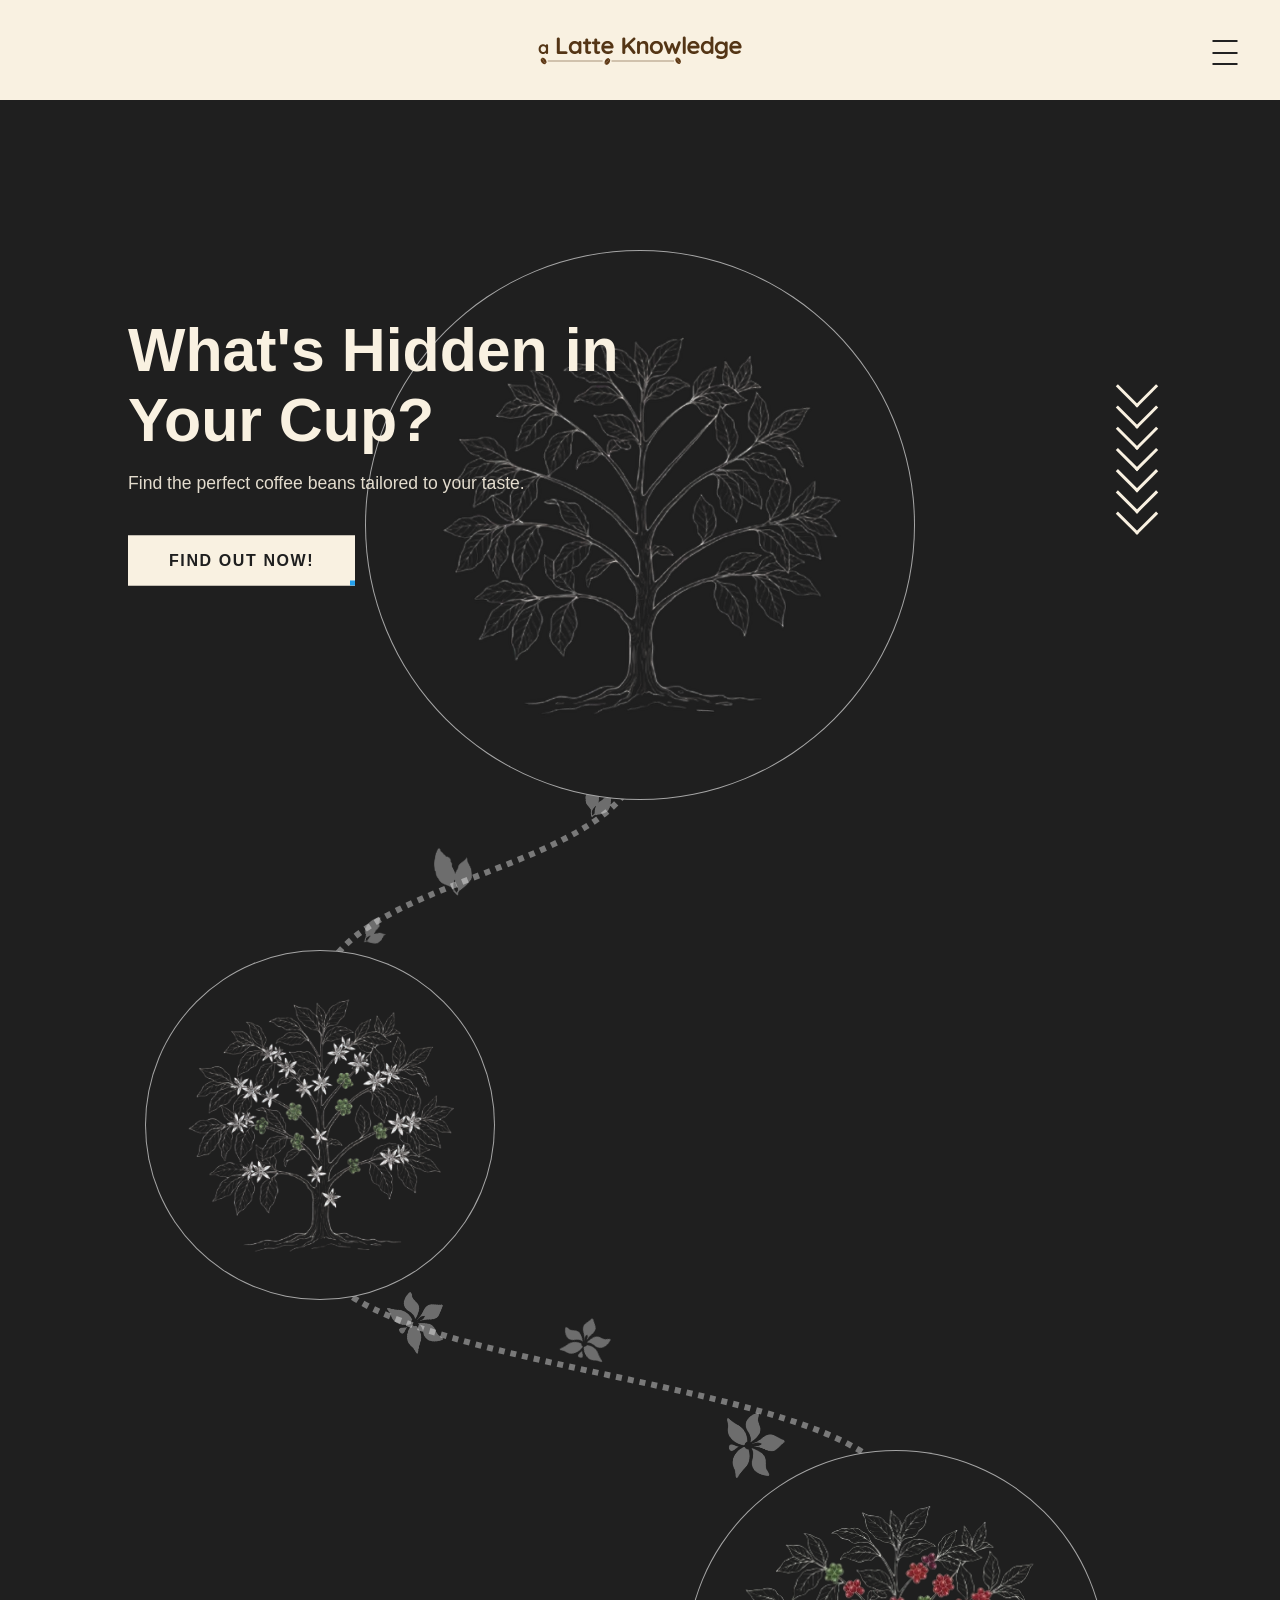
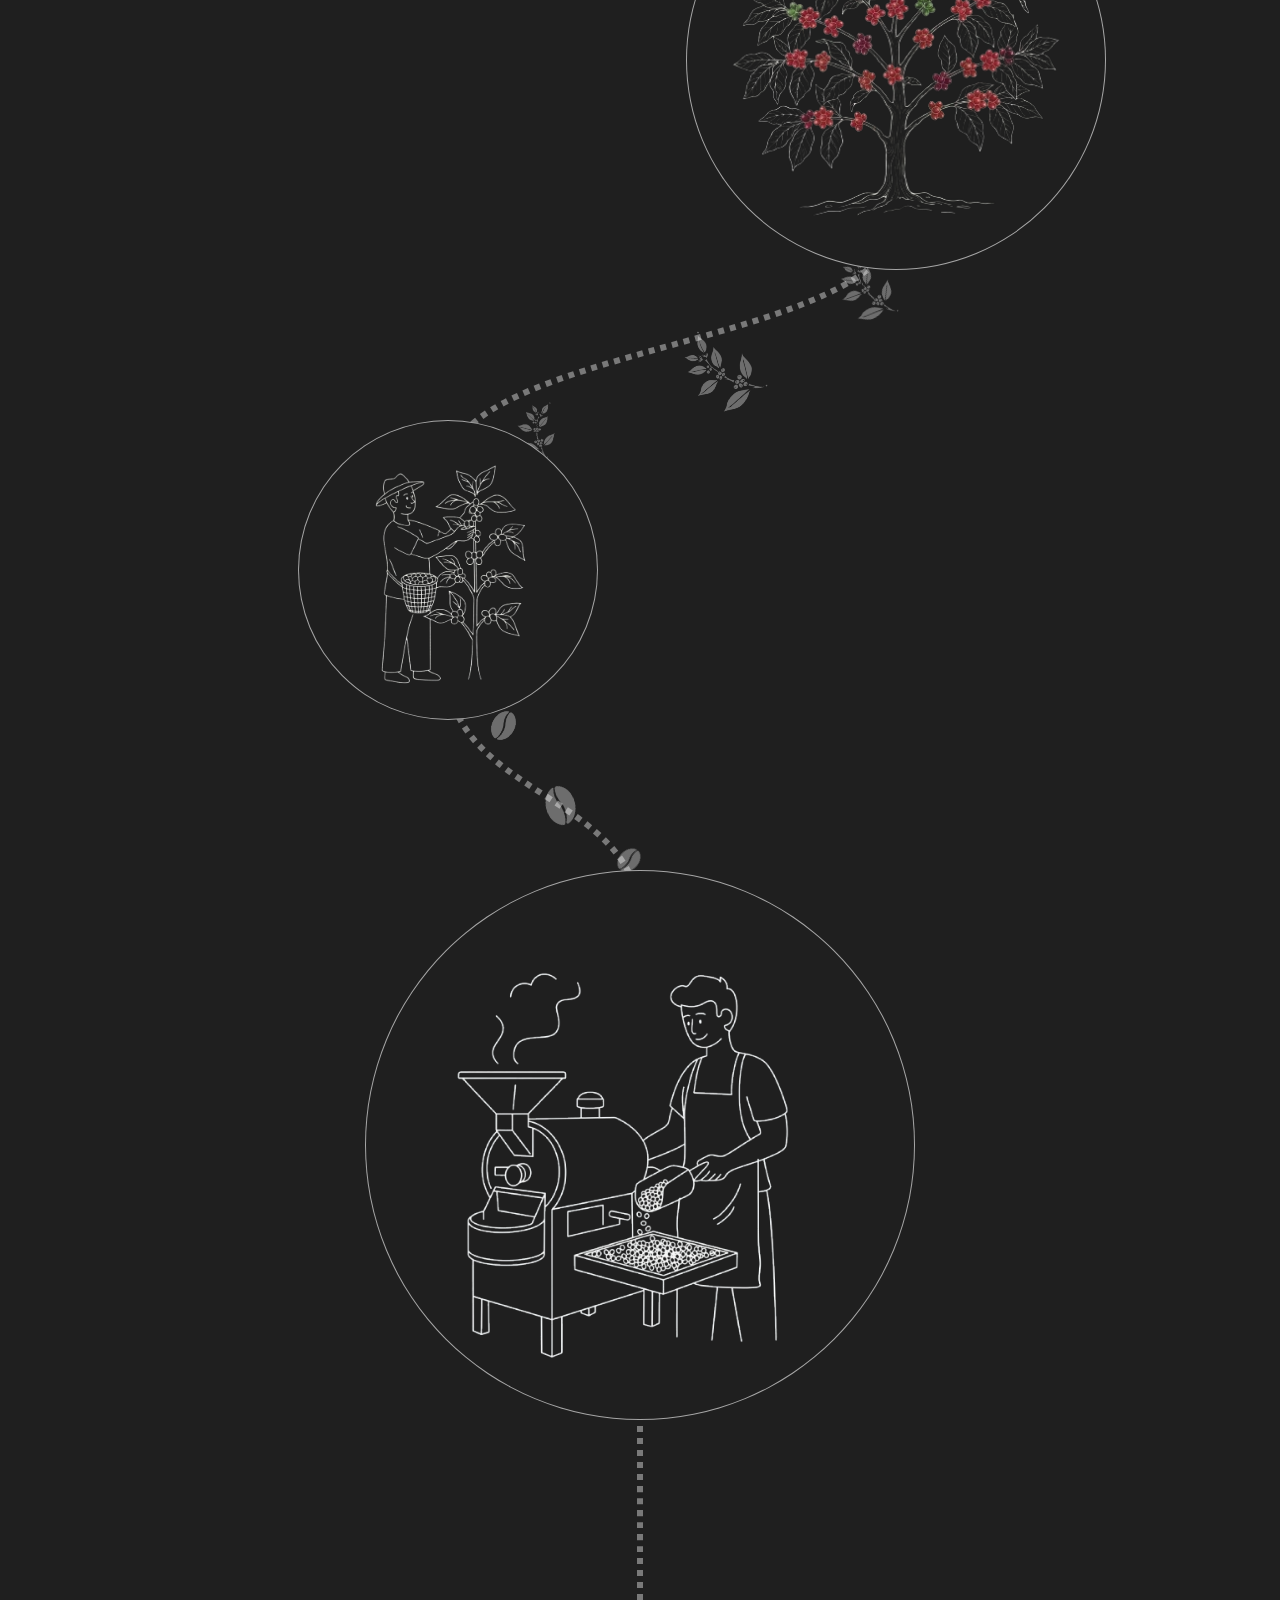
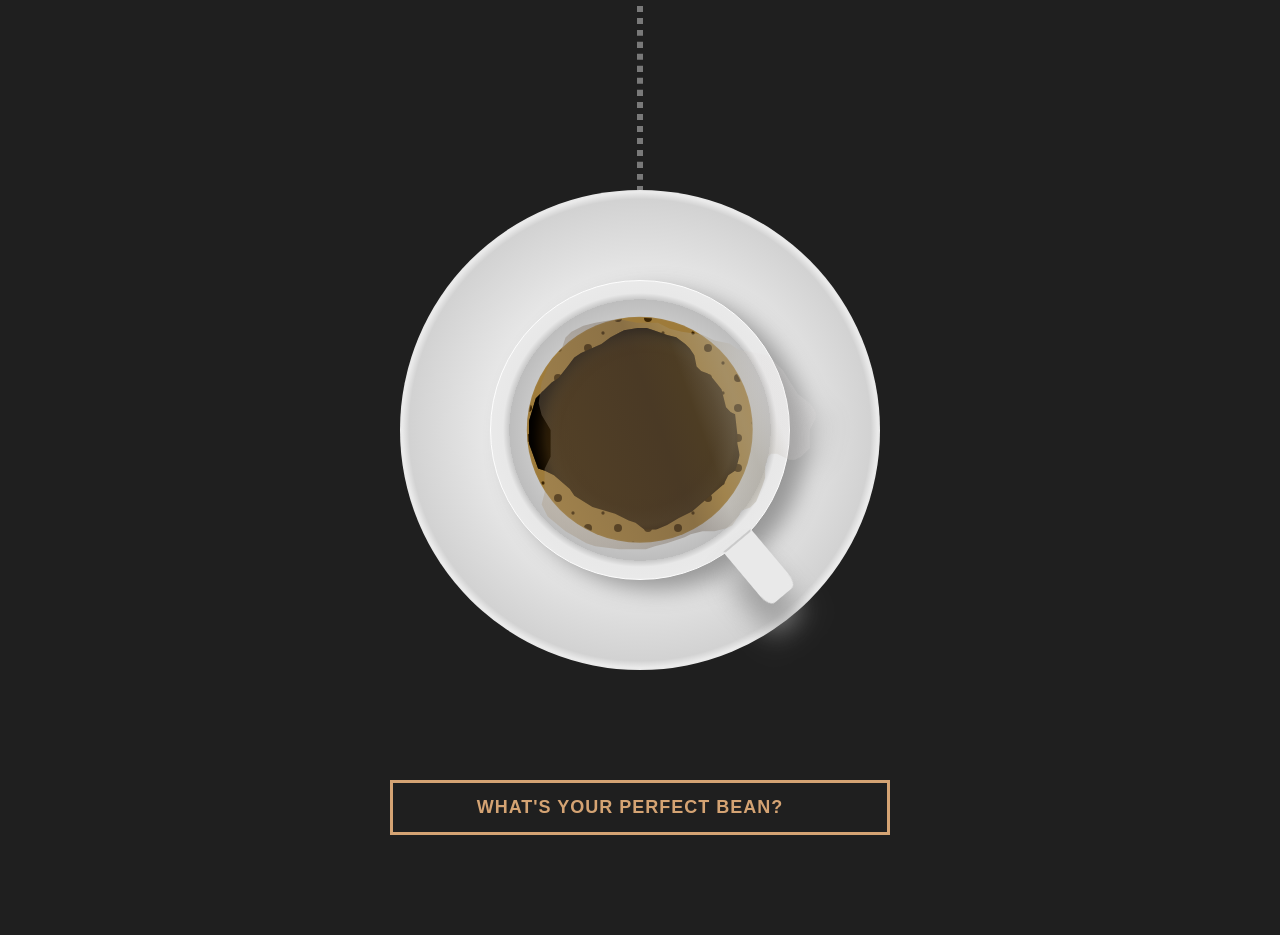
<file: index.html>
<!DOCTYPE html>
<html lang="en">
<head>
    <meta charset="UTF-8">
    <meta name="viewport" content="width=device-width, initial-scale=1.0">
    <title>Resource Web Project</title>
    <link rel="stylesheet" href="css/style.css">
    <link rel="stylesheet" href="css/home.css">
</head>
<body>
    <div id ="main-header"></div>
    <div class="intro-container">
        <h1 class="main-title">What's Hidden in Your Cup?</h1>
        <p class="sub-description">
            Find the perfect coffee beans tailored to your taste.
        </p>
        <div class="button-container">
            <button class="primary-button" onclick="location.href='html/tool.html'" ontouchstart="">FIND OUT NOW!</button>
        </div>
    </div>

   <div class="growth-wrapper">
    <div class="growth main-tree step-1">
        <img src="image/home-tree.png" class="tree-img">
    </div>
    <div class="curve-wrapper">
        <svg class="growth-curve" preserveAspectRatio="none" viewBox="0 0 100 100">
            <path d="M 50 0 C 50 50, 25 50, 25 100" />
        </svg>
        <img src="image/deco-leaf.png" class="deco-img pos-1-1">
        <img src="image/deco-leaf.png" class="deco-img pos-1-2">
        <img src="image/deco-leaf.png" class="deco-img pos-1-3">
    </div>
    <div class="indicator">
    <span></span>
    <span></span>
    <span></span>
    <span></span>
    <span></span>
    <span></span>
    <span></span>
    </div>

    <div class="growth flower-tree step-2">
        <img src="image/home-flower.png" class="tree-img">
    </div>
    <div class="curve-wrapper">
        <svg class="growth-curve" preserveAspectRatio="none" viewBox="0 0 100 100">
            <path d="M 25 0 C 25 50, 70 50, 70 100" />
        </svg>
        <img src="image/deco-flower.png" class="deco-img pos-2-1">
        <img src="image/deco-flower.png" class="deco-img pos-2-2">
        <img src="image/deco-flower.png" class="deco-img pos-2-3">
    </div>

    <div class="growth fruit-tree step-3">
        <img src="image/home-cherry.png" class="tree-img">
    </div>
    <div class="curve-wrapper">
        <svg class="growth-curve" preserveAspectRatio="none" viewBox="0 0 100 100">
            <path d="M 70 0 C 70 50, 35 50, 35 100" />
        </svg>
        <img src="image/deco-cherry.png" class="deco-img pos-3-1">
        <img src="image/deco-cherry.png" class="deco-img pos-3-2">
        <img src="image/deco-cherry.png" class="deco-img pos-3-3">
    </div>

    <div class="growth harvest step-4">
        <img src="image/home-harvest.png" class="tree-img">
    </div>
    <div class="curve-wrapper">
        <svg class="growth-curve" preserveAspectRatio="none" viewBox="0 0 100 100">
            <path d="M 35 0 C 35 50, 50 50, 50 100" />
        </svg>
        <img src="image/deco-bean.png" class="deco-img pos-4-1">
        <img src="image/deco-bean.png" class="deco-img pos-4-2">
        <img src="image/deco-bean.png" class="deco-img pos-4-3">
    </div>

    <div class="growth roast step-5">
        <img src="image/home-roast.png" class="tree-img">
    </div>

    <svg class="growth-curve" preserveAspectRatio="none" viewBox="0 0 100 100" style="height: 400px; margin-top: -30px; margin-bottom: -80px;">
        <path d="M 50 0 C 50 50, 50 50, 50 100" />
    </svg>

    <div class="final-cup-wrapper step-6">
        <div class="canvas">
            <div class="saucer"></div>
            <div class="cup">
                <div class="cup-center">
                    <div class="froth"></div>
                    <div class="coffee-dark-top"></div>
                    <div class="hot-steam"></div>
                </div>
                <div class="cup-handle"></div>
            </div>
        </div>

        <div class="button-wrapper">
            <div class="link_wrapper" ontouchstart="">
                <a href="html/tool.html">WHAT'S YOUR PERFECT BEAN?</a>
                <div class="icon">
                <svg xmlns="http://www.w3.org/2000/svg" viewBox="0 0 268.832 268.832">
                    <path d="M265.17 125.577l-80-80c-4.88-4.88-12.796-4.88-17.677 0-4.882 4.882-4.882 12.796 0 17.678l58.66 58.66H12.5c-6.903 0-12.5 5.598-12.5 12.5 0 6.903 5.597 12.5 12.5 12.5h213.654l-58.66 58.662c-4.88 4.882-4.88 12.796 0 17.678 2.44 2.44 5.64 3.66 8.84 3.66s6.398-1.22 8.84-3.66l79.997-80c4.883-4.882 4.883-12.796 0-17.678z"/>
                </svg>
                </div>
            </div>
        </div>
    </div>

    <script>
        // Fetch the shared header file
        fetch('html/header.html') // Path: go up one folder to find header.html
        .then(response => {
            if(!response.ok) throw new Error('Failed to load header');
            return response.text();
        })
        .then(data => {
            let fixedData = data
            .replaceAll('../index.html', 'index.html')
            .replaceAll('../image/logo.png', 'image/logo.png')
            .replaceAll('href="tool.html"', 'href="html/tool.html"')
            .replaceAll('href="coffee-bean-types.html"', 'href="html/coffee-bean-types.html"')

            document.getElementById('main-header').innerHTML = fixedData;
        })
        .catch(error => {
            console.error('Error loading the header:', error);
        });
    </script>
</body>
</html>
</file>
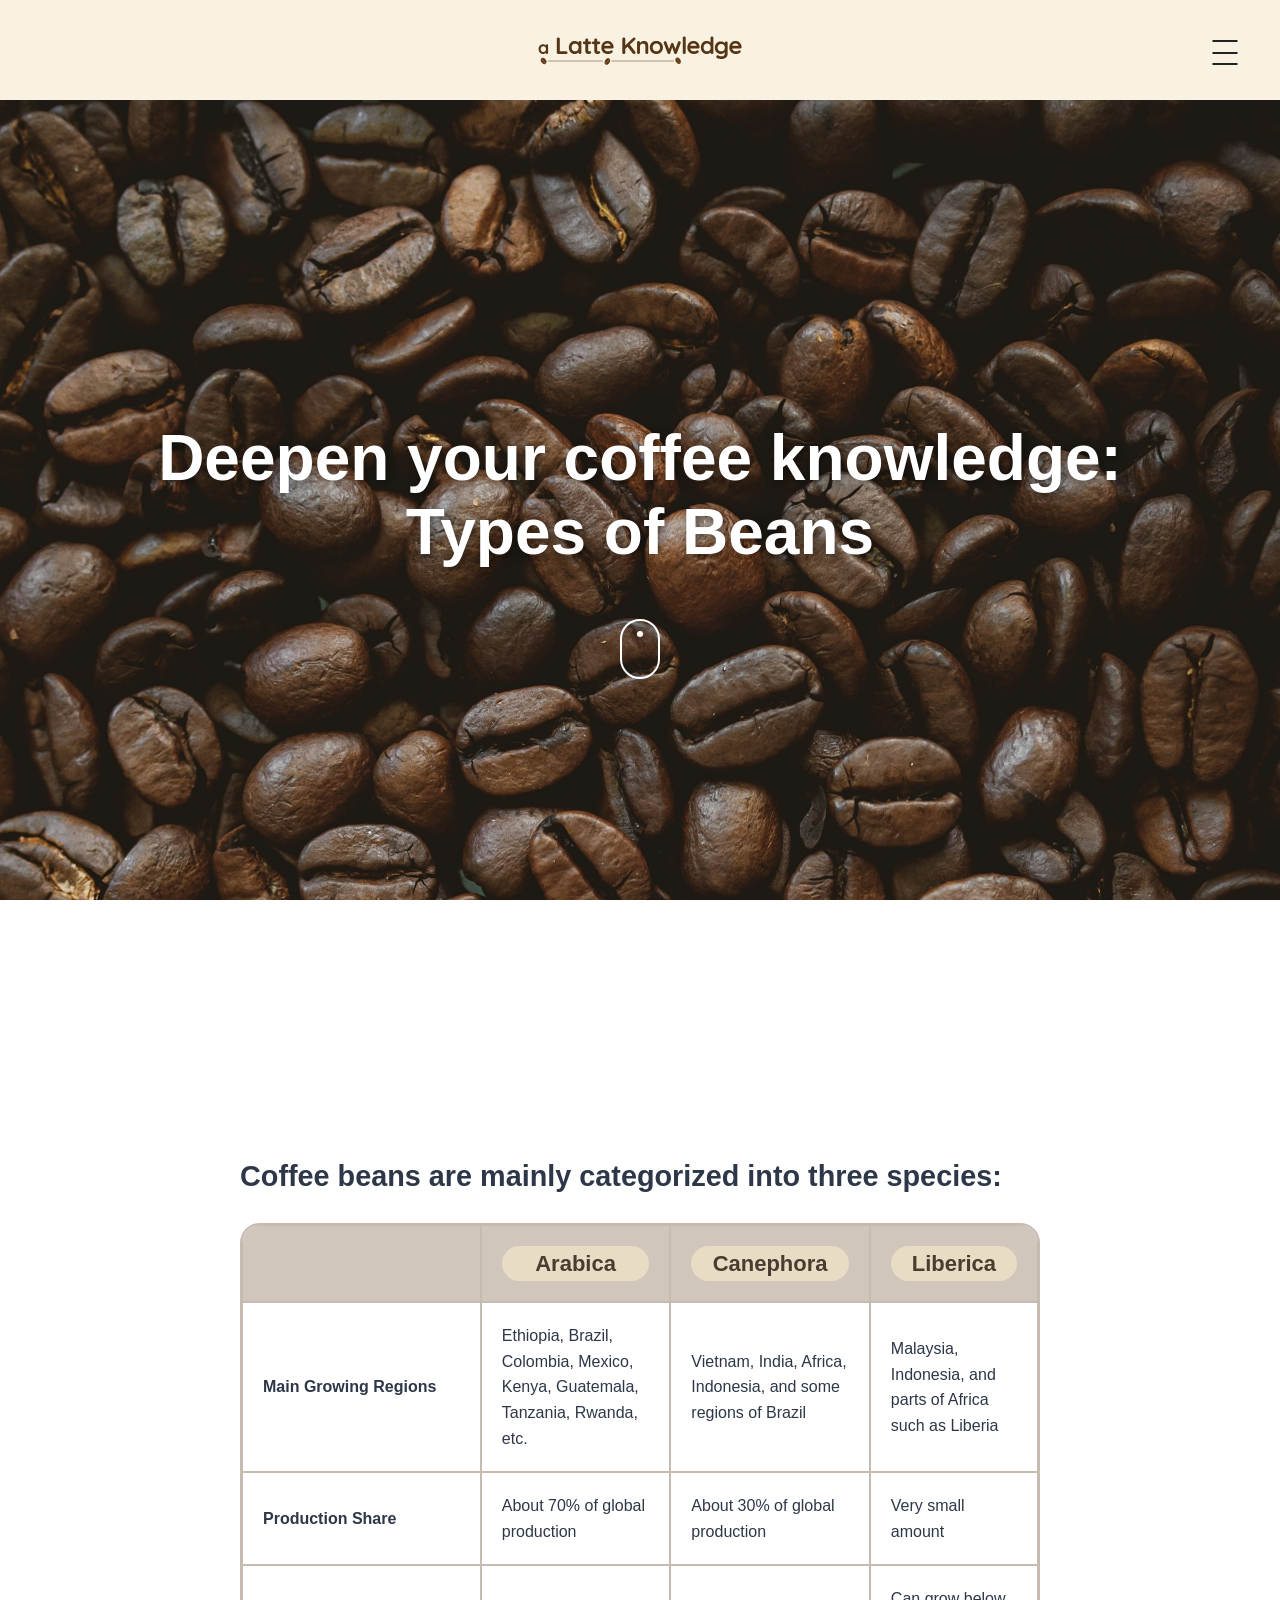
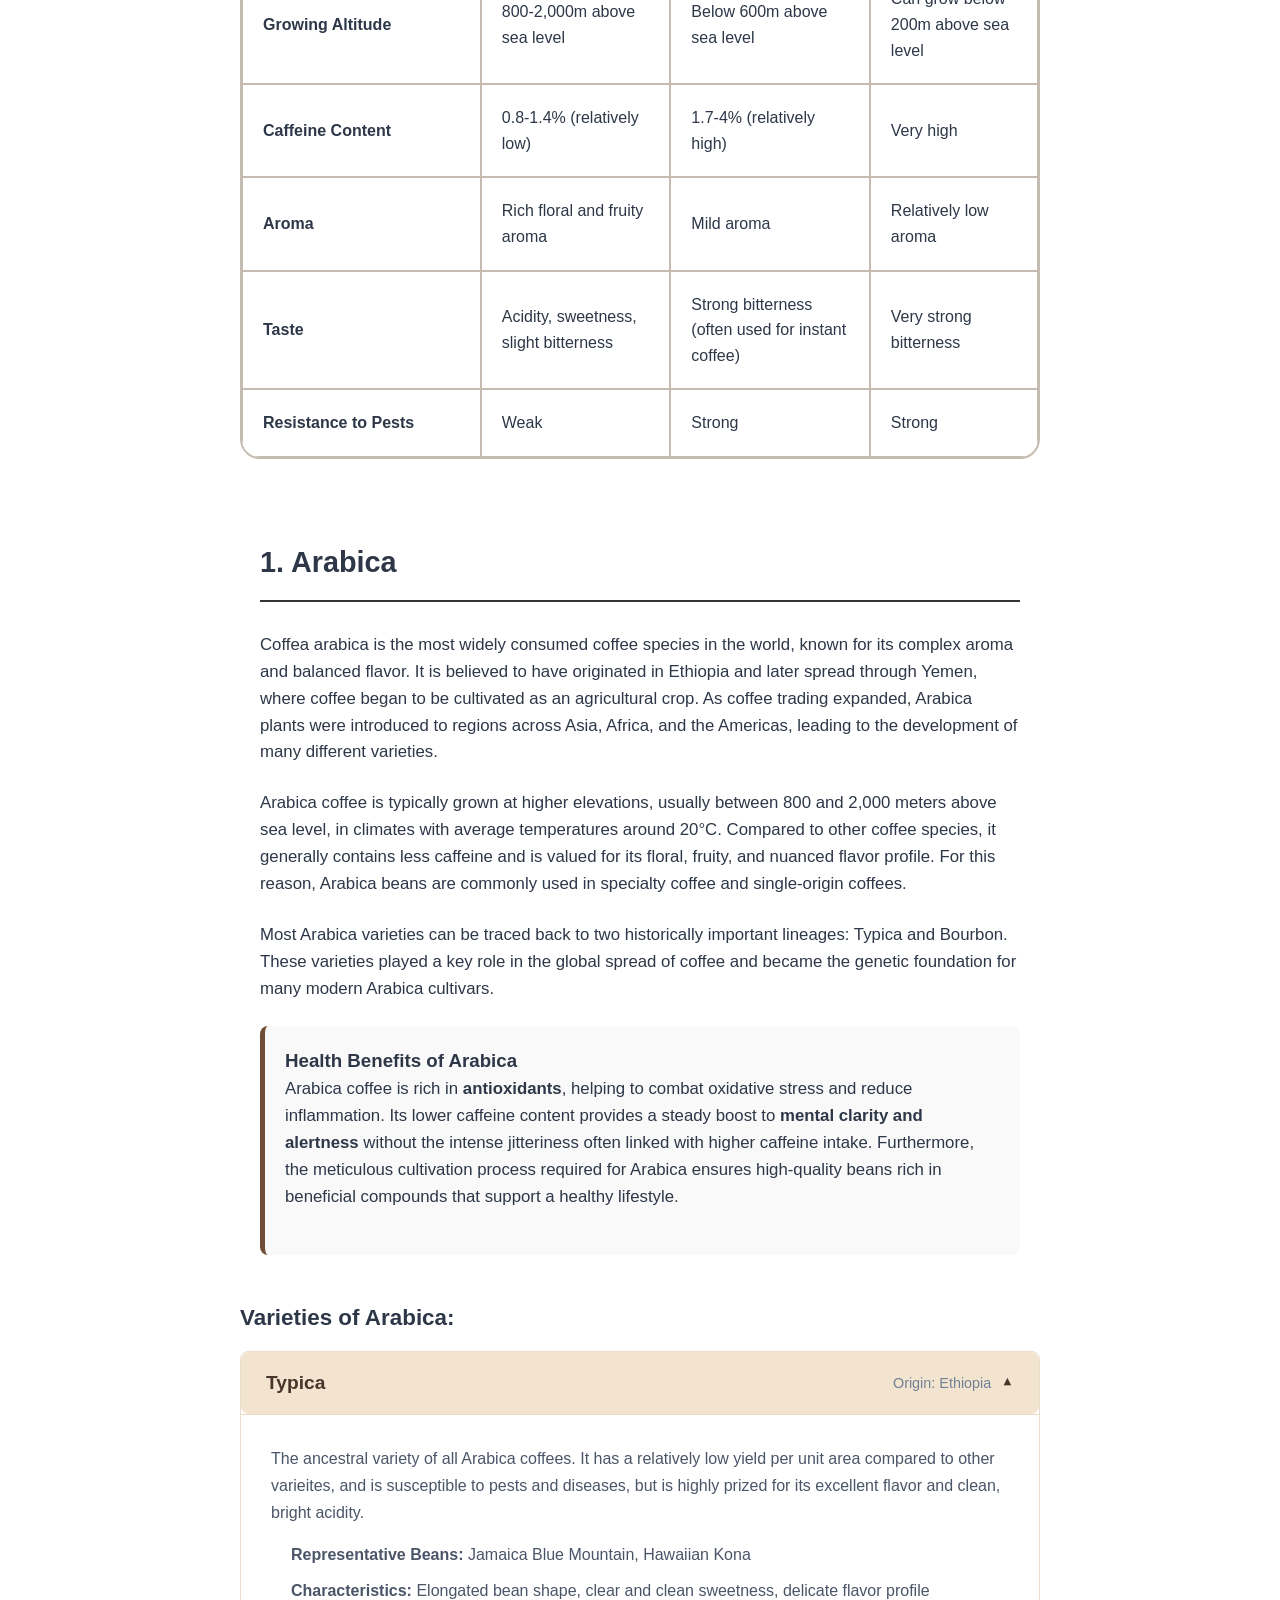
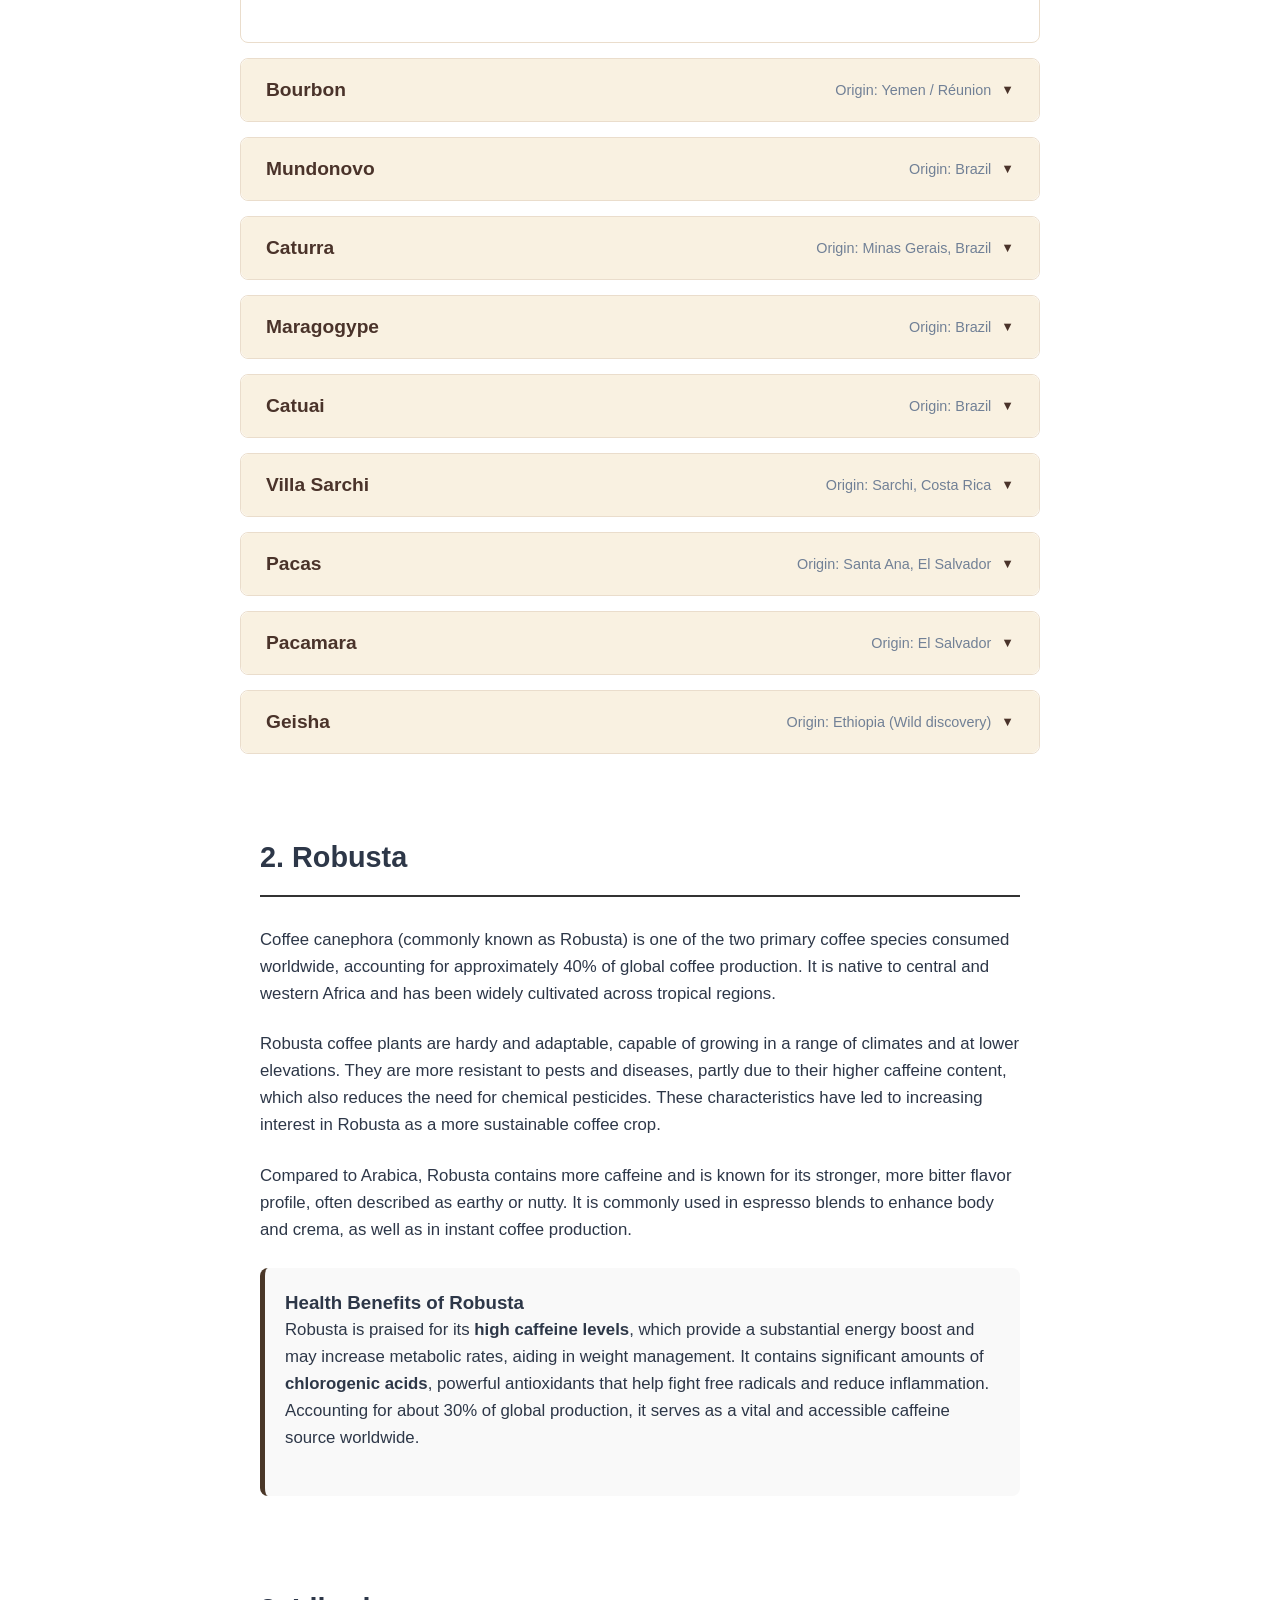
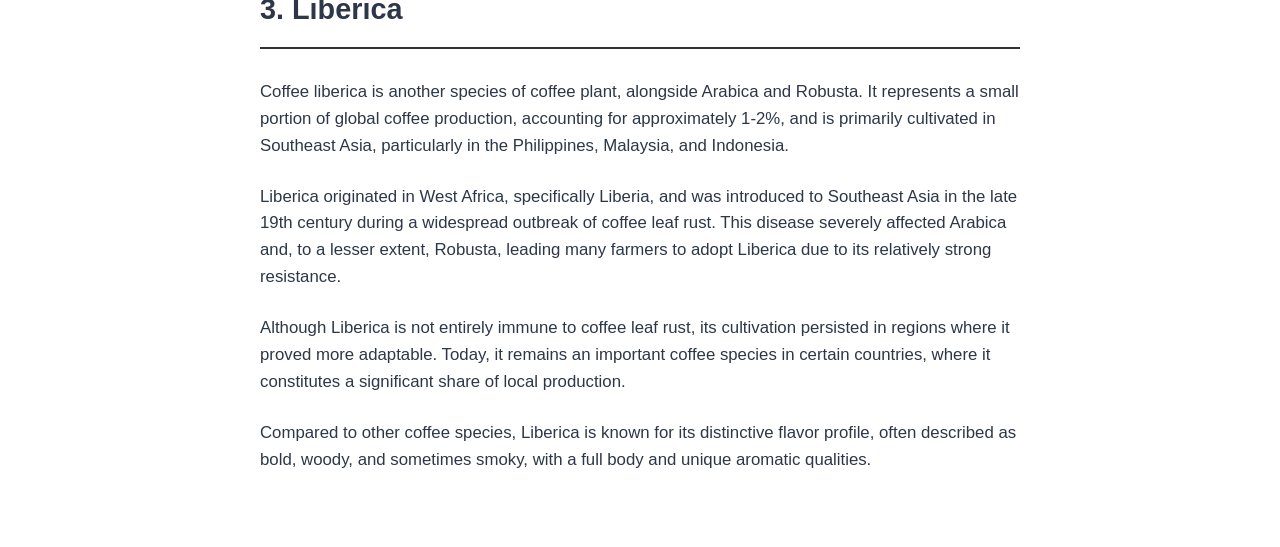
<file: html/coffee-bean-types.html>
<!DOCTYPE html>
<html lang="en">
<head>
    <meta charset="UTF-8">
    <meta name="viewport" content="width=device-width, initial-scale=1.0">
    <title>Coffee Bean Types</title>
    <link rel="stylesheet" href="../css/style.css">
    <link rel="stylesheet" href="../css/coffee-bean-types.css">
</head>
<body>
    <div id="main-header"></div>
    <div class="banner">
        <h1>Deepen your coffee knowledge:</h1>
        <h1> Types of Beans</h1>
        <div class="mouse-container">
            <div class="mouse"></div>
        </div>
    </div>

    <div class="content">

        <div class="comparison-wrapper">
            <h2 class="comparison-title">Coffee beans are mainly categorized into three species:</h2>
            <table class="coffee-table">
                <thead>
                    <tr>
                        <th></th>
                        <th><a href="#arabica-section">Arabica</a></th>
                        <th><a href="#robusta-section">Canephora</a></th> 
                        <th><a href="#liberica-section">Liberica</a></th>
                    </tr>
                </thead>
                <tbody>
                    <tr>
                        <td class="feature-name">Main Growing Regions</td>
                        <td>Ethiopia, Brazil, Colombia, Mexico, Kenya, Guatemala, Tanzania, Rwanda, etc.</td>
                        <td>Vietnam, India, Africa, Indonesia, and some regions of Brazil</td>
                        <td>Malaysia, Indonesia, and parts of Africa such as Liberia</td>
                    </tr>
                    <tr>
                        <td class="feature-name">Production Share</td>
                        <td>About 70% of global production</td>
                        <td>About 30% of global production</td>
                        <td>Very small amount</td>
                    </tr>
                    <tr>
                        <td class="feature-name">Growing Altitude</td>
                        <td>800-2,000m above sea level</td>
                        <td>Below 600m above sea level</td>
                        <td>Can grow below 200m above sea level</td>
                    </tr>
                    <tr>
                        <td class="feature-name">Caffeine Content</td>
                        <td>0.8-1.4% (relatively low)</td>
                        <td>1.7-4% (relatively high)</td>
                        <td>Very high</td>
                    </tr>
                    <tr>
                        <td class="feature-name">Aroma</td>
                        <td>Rich floral and fruity aroma</td>
                        <td>Mild aroma</td>
                        <td>Relatively low aroma</td>
                    </tr>
                    <tr>
                        <td class="feature-name">Taste</td>
                        <td>Acidity, sweetness, slight bitterness</td>
                        <td>Strong bitterness (often used for instant coffee)</td>
                        <td>Very strong bitterness</td>
                    </tr>
                    <tr>
                        <td class="feature-name">Resistance to Pests</td>
                        <td>Weak</td>
                        <td>Strong</td>
                        <td>Strong</td>
                    </tr>
                </tbody>
            </table>
        </div>

        <div class="article-section">
            <h2 id="arabica-section">1. Arabica</h2>
            <p class="detail-text">
                Coffea arabica is the most widely consumed coffee species in the world, known for its complex aroma and balanced flavor. It is believed to have originated in Ethiopia and later spread through Yemen, where coffee began to be cultivated as an agricultural crop. As coffee trading expanded, Arabica plants were introduced to regions across Asia, Africa, and the Americas, leading to the development of many different varieties.
            </p>
            <p class="detail-text">
                Arabica coffee is typically grown at higher elevations, usually between 800 and 2,000 meters above sea level, in climates with average temperatures around 20°C. Compared to other coffee species, it generally contains less caffeine and is valued for its floral, fruity, and nuanced flavor profile. For this reason, Arabica beans are commonly used in specialty coffee and single-origin coffees.
            </p>
            <p class="detail-text">
                Most Arabica varieties can be traced back to two historically important lineages: Typica and Bourbon. These varieties played a key role in the global spread of coffee and became the genetic foundation for many modern Arabica cultivars.
            </p>

            <div class="health-benefits-box" style="background-color: #f9f9f9; padding: 20px; border-radius: 8px; margin-top: 20px; border-left: 5px solid #6f4e37;">
                <h3>Health Benefits of Arabica</h3>
                <p class="detail-text">
                    Arabica coffee is rich in <strong>antioxidants</strong>, helping to combat oxidative stress and reduce inflammation. Its lower caffeine content provides a steady boost to <strong>mental clarity and alertness</strong> without the intense jitteriness often linked with higher caffeine intake. Furthermore, the meticulous cultivation process required for Arabica ensures high-quality beans rich in beneficial compounds that support a healthy lifestyle.
                </p>
            </div>
        </div>
        
        <div class="archive-container">
            <h3 class="archive-title">Varieties of Arabica:</h3>

            <details class="archive-item" open>
                <summary class="archive-summary">
                    <span class="bean-name">Typica</span>
                    <span class="bean-origin">Origin: Ethiopia</span>
                </summary>
                <div class="archive-content">
                    <p>
                        The ancestral variety of all Arabica coffees. It has a relatively low yield per unit area compared to other varieites, and is susceptible to pests and diseases, but is highly prized for its excellent flavor and clean, bright acidity.
                    </p>
                    <ul>
                        <li><strong>Representative Beans:</strong> Jamaica Blue Mountain, Hawaiian Kona</li>
                        <li><strong>Characteristics:</strong> Elongated bean shape, clear and clean sweetness, delicate flavor profile</li>
                    </ul>
                </div>
            </details>

            <details class="archive-item">
                <summary class="archive-summary">
                    <span class="bean-name">Bourbon</span>
                    <span class="bean-origin">Origin: Yemen / Réunion</span>
                </summary>
                <div class="archive-content">
                    <p>A variety closely related to the original Arabica. It originated in Yemen and later naturally mutated on Réunion Island (formerly called Bourbon Island). In the 18th century, French missionaries helped spread it widely. Bourbon was introduced to Brazil around 1860, where it interbred with other regional Bourbon varieties from Ethiopia and India. Its yield is higher than Typica, but still lower than many modern varieties. Coffee cherries come in various colors, including red, yellow, and orange. Bourbon is known for its full body and complex, wine-like acidity.</p>
                    <ul>
                        <li><strong>Representative Beans:</strong> Yellow Bourbon, Red Bourbon</li>
                        <li><strong>Characteristics: </strong> Rounded bean shape, excellent balance and well-rounded flavor</li>
                    </ul>
                </div>
            </details>

            <details class="archive-item">
                <summary class="archive-summary">
                    <span class="bean-name">Mundonovo</span>
                    <span class="bean-origin">Origin: Brazil</span>
                </summary>
                <div class="archive-content">
                    <p>A natural hybrid of Bourbon and Typica, discovered in Brazil in 1943. Distribution to Brazilian farms began in 1952. The name “Mundo Novo” means “New World” in Portuguese, reflecting the hope for discovering a promising new variety at the time. Mundo Novo has high yields, can be cultivated at altitudes of 1,000-1,200 meters, and is relatively resistant to pests and diseases.</p>
                    <ul>
                        <li><strong>Characteristics: </strong> Rounded bean shape, ordinary flavor, low-toned acidity, excellent sweetness, full-bodied profile</li>
                         <li><strong>Note:</strong> It is widely used as a base for espresso blends and was later crossed with Caturra to create the popular 'Catuai' variety.</li>
                    </ul>
                </div>
                
            </details>

            <details class="archive-item">
                <summary class="archive-summary">
                    <span class="bean-name">Caturra</span>
                    <span class="bean-origin">Origin: Minas Gerais, Brazil</span>
                </summary>
                <div class="archive-content">
                    <p>A natural mutation of the Bourbon variety, discovered on a farm in Minas Gerais, Brazil—a major state responsible for producing over 50% of all Brazilian coffee. Today, it is widely cultivated throughout Central and South America. Caturra is a dwarf variety with a significantly shorter stature than its ancestors, making it much easier for farmers to hand-pick the cherries. It also allows for denser planting, resulting in a high yield per cultivation area.</p>
                    <ul>
                        <li><strong>Characteristics: </strong> The beans are relatively small and dense. The plant produces both red and yellow coffee cherries (Red Caturra and Yellow Caturra). In the cup, it generally offers a bright, vibrant acidity with a light-to-medium body.</li>
                    </ul>
                </div>
            </details>

            <details class="archive-item">
                <summary class="archive-summary">
                    <span class="bean-name">Maragogype</span>
                    <span class="bean-origin">Origin: Brazil</span>
                </summary>
                <div class="archive-content">
                    <p>A natural mutation of Typica discovered in Brazil. Maragogype is famous for its remarkably large bean size, earning it the nickname "Elephant Bean." The beans are nearly twice the size of average coffee varieties.</p>
                    <ul>
                        <li><strong>Characteristics: </strong> Exceptionally large beans and cherries, smooth flavor, and a light-to-medium body.</li>
                    </ul>
                </div>
                
            </details>

            <details class="archive-item">
                <summary class="archive-summary">
                    <span class="bean-name">Catuai</span>
                    <span class="bean-origin">Origin: Brazil</span>
                </summary>
                <div class="archive-content">
                    <p>A hybrid variety created by crossing Caturra and Mundo Novo. The name "Catuai" means "Very Good" in an indigenous Brazilian language (Tupi-Guarani). It combines the dwarf stature of Caturra with the vigor of Mundo Novo, making it highly resistant to strong winds and rain. While highly productive, the tree has a shorter lifespan (about 10 years shorter) than other varieties.</p>
                    <ul>
                        <li><strong>Characteristics: </strong> High yield, resilience to harsh weather, and a clean acidity with a sweet finish.</li>
                    </ul>
                </div>
                
            </details>

            <details class="archive-item">
                <summary class="archive-summary">
                    <span class="bean-name">Villa Sarchi</span>
                    <span class="bean-origin">Origin: Sarchi, Costa Rica</span>
                </summary>
                <div class="archive-content">
                    <p>A natural mutation of Bourbon with a single-gene mutation, discovered in the village of Sarchi, Costa Rica, in the 1960s. The beans are smaller than standard Bourbon. It is known for its high productivity and excellent cup quality, thriving even in high altitudes and strong wind conditions.</p>
                    <ul>
                        <li><strong>Characteristics: </strong> Elegant acidity, medium body, and excellent sweetness.</li>
                    </ul>
                </div>
                
            </details>

            <details class="archive-item">
                <summary class="archive-summary">
                    <span class="bean-name">Pacas</span>
                    <span class="bean-origin">Origin: Santa Ana, El Salvador</span>
                </summary>
                <div class="archive-content">
                    <p>A natural mutation of Bourbon discovered in the Santa Ana region of El Salvador in 1949. Similar to other Bourbon mutations, it has a compact (dwarf) size. It is highly regarded for its bright acidity and consistent body, inheriting the best qualities of the Bourbon lineage.</p>
                    <ul>
                        <li><strong>Characteristics: </strong> Small tree size, vibrant acidity, and good body.</li>
                    </ul>
                </div>
                
            </details>

            <details class="archive-item">
                <summary class="archive-summary">
                    <span class="bean-name">Pacamara</span>
                    <span class="bean-origin">Origin: El Salvador</span>
                </summary>
                <div class="archive-content">
                    <p>A hybrid variety created by crossing Pacas and Maragogype—its name is a combination of the first four letters of each parent. It inherits the large bean and cherry size from Maragogype and the high productivity from Pacas.</p>
                    <ul>
                        <li><strong>Characteristics: </strong> Large bean size, complex flavor profile ranging from floral and fruity to herbal notes, and a creamy body.</li>
                    </ul>
                </div>
                
            </details>
            
            <details class="archive-item">
                <summary class="archive-summary">
                    <span class="bean-name">Geisha</span>
                    <span class="bean-origin">Origin: Ethiopia (Wild discovery)</span>
                </summary>
                <div class="archive-content">
                    <p>First discovered in the wild forests of Ethiopia in the 1930s, Geisha was initially overlooked due to its difficult cultivation process. However, its fate changed forever in 2005 when it appeared at a Best of Panama auction from the Hacienda La Esmeralda farm. It received an unprecedented score of 98 points, selling at a price nearly 100 times higher than commercial coffee at the time. Since then, Geisha has become one of the most prestigious and sought-after varieties in the specialty coffee world.</p>
                    <ul>
                         <li><strong>Flavor Profile: </strong> Celebrated for its extraordinary floral aroma (like jasmine), vibrant citrus acidity, and sweet notes of honey.</li>
                        <li><strong>Characteristics: </strong> It has a distinctively long and slender bean shape. Because it is highly sensitive to its environment, it requires very specific high-altitude conditions to develop its full flavor potential.</li>
                    </ul>
                </div>
                
            </details>
        </div>

        <div class="article-section">
            <h2 id="robusta-section">2. Robusta</h2>
            <p class="detail-text">
                Coffee canephora (commonly known as Robusta) is one of the two primary coffee species consumed worldwide, accounting for approximately 40% of global coffee production. It is native to central and western Africa and has been widely cultivated across tropical regions.
            </p>
            <p class="detail-text">
                Robusta coffee plants are hardy and adaptable, capable of growing in a range of climates and at lower elevations. They are more resistant to pests and diseases, partly due to their higher caffeine content, which also reduces the need for chemical pesticides. These characteristics have led to increasing interest in Robusta as a more sustainable coffee crop.
            </p>
            <p class="detail-text">
                Compared to Arabica, Robusta contains more caffeine and is known for its stronger, more bitter flavor profile, often described as earthy or nutty. It is commonly used in espresso blends to enhance body and crema, as well as in instant coffee production.
            </p>

            <div class="health-benefits-box" style="background-color: #f9f9f9; padding: 20px; border-radius: 8px; margin-top: 20px; border-left: 5px solid #4a3728;">
                <h3>Health Benefits of Robusta</h3>
                <p class="detail-text">
                    Robusta is praised for its <strong>high caffeine levels</strong>, which provide a substantial energy boost and may increase metabolic rates, aiding in weight management. It contains significant amounts of <strong>chlorogenic acids</strong>, powerful antioxidants that help fight free radicals and reduce inflammation. Accounting for about 30% of global production, it serves as a vital and accessible caffeine source worldwide.
                </p>
            </div>
        </div>

        <div class="article-section">
            <h2 id="liberica-section">3. Liberica</h2>
            <p class="detail-text">
                Coffee liberica is another species of coffee plant, alongside Arabica and Robusta. It represents a small portion of global coffee production, accounting for approximately 1-2%, and is primarily cultivated in Southeast Asia, particularly in the Philippines, Malaysia, and Indonesia.
            </p>    
            <p class="detail-text">
                Liberica originated in West Africa, specifically Liberia, and was introduced to Southeast Asia in the late 19th century during a widespread outbreak of coffee leaf rust. This disease severely affected Arabica and, to a lesser extent, Robusta, leading many farmers to adopt Liberica due to its relatively strong resistance.
            </p>
            <p class="detail-text">
                Although Liberica is not entirely immune to coffee leaf rust, its cultivation persisted in regions where it proved more adaptable. Today, it remains an important coffee species in certain countries, where it constitutes a significant share of local production.
            </p>
            <p class="detail-text">
                Compared to other coffee species, Liberica is known for its distinctive flavor profile, often described as bold, woody, and sometimes smoky, with a full body and unique aromatic qualities.
            </p>
        </div>

    <script>
        fetch('header.html') 
            .then(response => {
                if (!response.ok) throw new Error('Header not found');
                return response.text();
            })
            .then(data => {
                document.getElementById('main-header').innerHTML = data;
            })
            .catch(error => {
                console.error('Error:', error)
            });
    </script>
    <script src="../Javascript/animation.js"></script>
</body>
</html>
</file>
<file: css/style.css>
* {
    margin: 0;
    padding: 0;
    box-sizing: border-box;
}

li {list-style: none;}
a {text-decoration: none;}

body {
    font-family: "Helvetica Neue", Helvetica, Arial, sans-serif;
}

/* Header Section */
header {
    position: fixed;
    top: 0;
    left: 0;
    width: 100%;
    height: 100px;
    background: #f9f1e1;
    display: flex;
    align-items: center;
    justify-content: center;
    z-index: 100;
}
.header-container{
    width: 100%;
    height: 100%;
    max-width: 1800px;
    display: flex;
    align-items: center;
    justify-content: center;
    padding: 0 30px;
    margin: 0 auto;
}

.logo {
    height: 30px;
    display: inline-block;
    margin: 0;
}
.logo img{
    height: 100%;
    width: auto;
    display: block;
}

/* --- Navigation & Hambuger menu --- */
nav {position: static;}
#nav-toggle{display: none;}
.navicon {
    position: fixed;
    top: 40px;
    right: 30px;
    transform: translate(-50%); /* Adjusts position perfectly to the center */
    width: 25px;
    height: 25px;
    cursor: pointer;
    display: inline-block;
    z-index: 200;
}

/* Middle line of the hambuger icon */
.navicon-bar {
    position: absolute;
    top: 50%;
    left: 0;
    transform: translateY(-50%);
    width: 100%;
    height: 2px;
    background: #222;
    z-index: 100;
}

/* Top and bottom line of the hambuger icon */
.navicon::before,
.navicon::after {
    content: "";
    display: block;
    position: absolute;
    width: 100%;
    height: 2px;
    background: #222;
    transition: all 0.3s;
}
.navicon::before {top: 0;}
.navicon::after {bottom: 0;}

/* Hamburger 'X' Animation (when checkbox is checked */
#nav-toggle:checked + .navicon .navicon-bar {opacity: 0;}
#nav-toggle:checked + .navicon::before {top: 50%; transform: translateY(-50%) rotate(-45deg);}
#nav-toggle:checked + .navicon::after {bottom: auto; top: 50%; transform: translateY(-50%) rotate(45deg);}

/* Dropdown Menu */
.nav-items{
    display: none;
    flex-direction: column;
    align-items: center;
    justify-content: center;
    position: fixed;
    top: 0;
    left: 0;
    width: 100%;
    height: 100vh;
    background: #fff;
    z-index: 99;
}

/* show the dropdown menu when the hidden checkbox is checked */
#nav-toggle:checked ~ .nav-items {
    display: flex;
}
.nav-items li a {
    font-size: 50px;
    padding: 10px 20px;
    color: rgba(0,0,0,0.5);
    display: block;
    position: relative;
    z-index: 2;
}
.nav-items li a::before {
    content: "";
    position: absolute;
    bottom: 0; 
    left: 0;
    width: 100%;
    height: 0; 
    background: rgba(93, 64, 55, 0.5); 
    transition: height 0.3s ease; 
    z-index: 1; 
}
.nav-items li a:hover::before {
    height: 100%;
}


#backToTopBtn{
    display: none;
    position: fixed;
    bottom: 30px;
    right: 30px;
    z-index: 100;
    border: none;
    outline: none;
    background-color: #4a5568;
    color: #fff;
    cursor: pointer;
    width: 50px;
    height: 50px;
    border-radius: 50%;
    font-size: 24px;
    box-shadow: 0 4px 6px rgb(0, 0, 0, 0.1);
    transition: background-color 0.3s ease, opacity 0.3s ease;
    opacity: 0;
}
#backToTopBtn.show{
    display: block;
    opacity: 1;
}
#backToTopBtn:hover{
    background-color: #2d3748;
}

@media (max-width: 700px) {
    .nav-items li a {
        font-size: 35px;
    }
    
    .nav-items li a:active::before {
        height: 100%;
    }
}
</file>
<file: css/home.css>
* {
    margin: 0;
    padding: 0;
    box-sizing: border-box;
}

li {list-style: none;}
a {text-decoration: none;}

#main-header{
    position: fixed;
    top: 0;
    left: 0;
    width: 100%;
    height: 100px;
    background: #f9f1e1;
    display: flex;
    align-items: center;
    justify-content: center;
    z-index: 100;
}

body {
    padding-top: 100px; 
    min-height: 100vh;
    background-color: #1f1f1f;
}

.intro-container {
    position: absolute;
    left: 10%;        
    top: 50%;            
    transform: translateY(-50%); 
    width: 40%;          
    text-align: left;  
    z-index: 50; 
    display: flex;
    flex-direction: column;
    align-items: flex-start;
    gap: 10px;
}
.main-title {
    font-size: 3.8rem;
    font-weight: bold;
    margin: 0;
    margin-bottom: 0.5rem;
    color: #f9f1e1;
}
.sub-description {
    font-size: 1.1rem;
    color: #f9f1e1;
    margin: 0;
    margin-bottom: 2rem;
    opacity: 0.9;
}

/* === Find Out Now Button === */
.button-container {
    position: relative;
    display: block;
    top: auto;    
    right: auto;   
}
.button-borders {
    position: relative;
    width: fit-content;
    height: fit-content;
    align-items: center; 
    gap: 20px;         
    margin-bottom: 2px;
}
.button-borders:before, .button-borders:after {
    content: "";
    position: absolute;
    width: calc(100% + 1em);
    height: 60%;
    left: -0.5em;
    border: 1px solid #1f1f1f; 
    pointer-events: none;
}
.button-borders:before {
    top: -0.5em;
    border-bottom: 0;
}
.button-borders:after {
    bottom: -0.5em;
    border-top: 0;
}

/* button design */
.primary-button { 
    font-family: 'Ropa Sans', sans-serif;
    color: #1f1f1f;
    cursor: pointer;
    font-size: 16px; 
    font-weight: bold;
    letter-spacing: 0.1rem;
    border: 1px solid #f9f1e1;
    padding: 15px 40px; 
    background-color: #f9f1e1;
    background-image: url("data:image/svg+xml,%3Csvg xmlns='http://www.w3.org/2000/svg' viewBox='0 0 531.28 200'%3E%3Cdefs%3E%3Cstyle%3E .shape %7B fill: %2324a0ed; %7D %3C/style%3E%3C/defs%3E%3Cg%3E%3Cpolygon class='shape' points='415.81 200 0 200 115.47 0 531.28 0 415.81 200' /%3E%3C/g%3E%3C/svg%3E");
    background-size: 200%;
    background-position: 200%;
    background-repeat: no-repeat;
    transition: all 0.15s cubic-bezier(0.25, 0.46, 0.45, 0.94);
    position: relative;
}
.primary-button:hover {
    background-position: 40%;
    border-color: #24a0ed;
}
.primary-button:after {
    content: "";
    position: absolute;
    background-color: #24a0ed;
    width: 5px;
    height: 5px;
    bottom: -1px;
    right: -1px;
}


/* === Circular containers for the growth steps === */
.growth {
    position: relative;
    border: 1.5px solid rgba(255, 255, 255, 0.6);
    border-radius: 50%;
    aspect-ratio: 1/1;
    display: flex;
    justify-content: center;
    align-items: center;
    box-sizing: border-box;
    background-color: #1f1f1f;
    z-index: 10; 
}

/* Step Positioning layout */
.step-1 { left: 50%; transform: translateX(-50%); width: 550px; margin-top: 150px; }
.step-2 { left: 25%; transform: translateX(-50%); width: 350px; }
.step-3 { left: 70%; transform: translateX(-50%); width: 420px; }
.step-4 { left: 35%; transform: translateX(-50%); width: 300px; }
.step-5 { left: 50%; transform: translateX(-50%); width: 550px; }
.step-6 {
    position: relative;
    left: 50%;
    transform: translateX(-50%);
    display: flex;
    flex-direction: column;
    align-items: center;
    width: 100%;
    z-index: 5;
    margin-top: 20px;
    padding-bottom: 100px;
}

/* Connecting Curves */
.growth-curve {
    width: 100%;
    height: 250px;
    margin: -50px 0;
    display: block;
    z-index: 1;
    position: relative;
}
.growth-curve path {
    fill: transparent;
    stroke: rgba(255, 255, 255, 0.4);
    stroke-width: 6px;
    stroke-dasharray: 6, 6;  /* Creates the dashed effect */
    vector-effect: non-scaling-stroke;
}
.tree-img {
    width: 100%;         
    height: 100%;
    object-fit: contain;
    display: block;
    transform: scale(1.6);
    image-rendering: -webkit-optimize-contrast; 
    image-rendering: crisp-edges;
}
.harvest .tree-img,
.roast .tree-img {
    transform: scale(0.8); 
}

.curve-wrapper {
    position: relative;
    width: 100%;
    display: block;
    overflow: visible;
    min-height: 150px;
    z-index: 1;
}
.curve-wrapper .growth-curve {
    z-index: 2; 
    position: relative;
}

.deco-img {
    position: absolute;
    filter: brightness(0) invert(1); 
    opacity: 0.35; 
    pointer-events: none; 
    z-index: 5;
}

/* 1. Leaf Placements */
.pos-1-1 { width: 45px; top: 10%; left: 45%; transform: rotate(-15deg); } 
.pos-1-2 { width: 60px; top: 35%; left: 33%; transform: rotate(-45deg); } 
.pos-1-3 { width: 35px; top: 65%; left: 28%; transform: rotate(10deg); }  

/* 2. Flower Placements */
.pos-2-1 { width: 185px; top: -5%;  left: 25%; transform: rotate(15deg); } 
.pos-2-2 { width: 150px; top: 10%;   left: 40%; transform: rotate(-25deg); } 
.pos-2-3 { width: 205px; top: 40%;   left: 50%; transform: rotate(40deg); } 

/* 3. Cherry Placements */
.pos-3-1 { width: 65px; top: 10%; left: 65%; transform: rotate(-20deg); }  
.pos-3-2 { width: 80px; top: 40%; left: 53%; transform: rotate(-40deg); } 
.pos-3-3 { width: 50px; top: 70%; left: 40%; transform: rotate(15deg); } 

/* 4. Bean Placements */
.pos-4-1 { width: 35px; top: 15%; left: 38%; transform: rotate(30deg); }  
.pos-4-2 { width: 45px; top: 45%; left: 42%; transform: rotate(-15deg); } 
.pos-4-3 { width: 30px; top: 70%; left: 48%; transform: rotate(45deg); }  

/* === Main container for the CSS coffee cup illustration === */
.canvas {
    position: relative; 
    width: 100%;       
    max-width: 600px; 
    aspect-ratio: 1/1;  
    display: flex;
    justify-content: center;
    align-items: center;
    padding: 0;
}
.saucer{
    width: 80%;
    height: 80%;
    position: absolute;
    top: 50%;
    left: 50%;
    transform: translate(-50%, -50%);
    border-radius: 50%;
    background-color: #f1f1f1;
    background: radial-gradient(circle, #f1f1f1 0%, #e8e8e8 39%, #b1b1b1 42%, #e8e8e8 44%, #d2d2d2 68%, #eaeaea 70%, #dadada 100%);
}
.cup{
    width: 100%;
    height: 100%;
    position: absolute;
    top: 50%;
    left: 50%;
    transform: translate(-50%, -50%);
    display: flex;
    justify-content: center;
    align-items: center;
    z-index: 2;
}
.cup-center {
    width: 50%;
    height: 50%;
    border-radius: 50%;
    border: 1px solid #fdfdfd;
    background: radial-gradient(circle,rgba(241,241,241,1) 0%, rgb(232, 232, 232) 44%, rgb(199, 199, 199) 54%, rgb(189, 189, 189) 62%, rgb(199, 199, 199) 62%, rgb(232, 232, 232) 65%,rgb(241, 241, 241) 100%);
    filter: drop-shadow(17px 10px 11px #979797);
}
.cup-handle {
    width: 12%;
    height: 6%;
    position: absolute;
    top: 70%;
    left: 64%;
    background-color: #e9e9e9;
    border: 2px solid #e9e9e9;
    border-radius: 0% 20% 20% 0%;
    border-left-color: #cacaca;
    border-right-width: 5px;
    transform: rotate(50deg);
    filter: drop-shadow(24px 14px 15px #979797);
}
.froth {
    width: 76%;
    height: 76%;
    position: absolute;
    top: 50%;
    left: 50%;
    transform: translate(-50%, -50%);
    border-radius: 50%;
    border: 1px solid #a28143d9;
    background: radial-gradient(circle,rgb(125, 88, 32) 0%, rgb(130, 92, 34) 44%, rgb(128, 91, 33) 62%, rgb(187, 140, 70) 100%);
    background-color: #9e7b3a;
    background-image: url("data:image/svg+xml,%3Csvg xmlns='http://www.w3.org/2000/svg' width='30' height='30' viewBox='0 0 90 90'%3E%3Ccircle fill-opacity='0.94' fill='%23362000' cx='45' cy='45' r='5'/%3E%3Cg fill='%23362000' fill-opacity='0.94'%3E%3Ccircle cx='0' cy='90' r='12'/%3E%3Ccircle cx='90' cy='90' r='12'/%3E%3Ccircle cx='90' cy='0' r='12'/%3E%3Ccircle cx='0' cy='0' r='12'/%3E%3C/g%3E%3C/svg%3E");
}
.coffee-dark-top {
    width: 76%;
    height: 76%;
    position: absolute;
    top: 50%;
    left: 50%;
    transform: translate(-50%, -50%);
    border-radius: 50%;
    background: radial-gradient(circle,rgb(47, 29, 3) 0%,rgb(47, 29, 3) 42%, rgb(46, 28, 3) 49%, rgb(51, 34, 9) 59%, rgb(39, 23, 2) 65%, rgb(25, 15, 1) 68%,rgb(51, 30, 0) 100%);
    clip-path: polygon(11% 29%, 14% 27%,18% 22%, 21% 18%, 24% 16%, 33% 12%, 37% 9%, 41% 7%, 43% 6%, 49% 5%, 53% 5%, 56% 6%, 62% 8%, 66% 9%, 70% 12%, 72% 14%, 74% 17%, 75% 22%, 76% 23%, 77% 24%, 80% 25%, 82% 27%, 86% 32%, 87% 36%, 88% 40%, 90% 42%, 92% 43%, 93% 52%, 93% 56%, 94% 61%, 93% 65%, 92% 68%, 89% 70%, 87% 74%, 73% 86%, 67% 89%, 62% 92%, 57% 94%, 53% 94%, 52% 94%, 48% 91%, 45% 90%, 39% 87%, 29% 84%, 21% 79%, 19% 76%, 12% 70%, 8% 68%, 5% 67%, 1% 56%, 1% 46%, 4% 36%);
    box-shadow: inset 8px 10px 17px 5px #020100;
}
.hot-steam {
    width: 100%;
    height: 100%;
    position: absolute;
    top: 50%;   
    left: 65%;  
    transform: translate(-50%, -50%);
    background: linear-gradient(70deg,rgba(187, 164, 129, 0.29) 0%, rgba(111, 97, 84, 0.42) 44%, rgba(169, 157, 134, 0.25) 54%, rgba(173, 166, 150, 0.46) 65%, rgba(226, 220, 220, 0.19) 74%,rgba(220, 220, 220, 0.23) 100%);
    clip-path: polygon(12% 17%, 14% 16%, 16% 15%, 20% 14%, 26% 13%, 29% 13%, 34% 14%, 36% 14%, 39% 14%, 41% 14%, 43% 15%, 45% 16%, 49% 17%, 56% 18%, 60% 20%, 65% 21%, 68% 23%, 78% 25%, 80% 27%, 83% 30%, 88% 38%, 92% 41%, 94% 44%, 94% 46%, 92% 50%, 92% 52%, 92% 56%, 89% 59%, 87% 60%, 85% 60%, 83% 59%, 81% 58%, 79% 58%, 78% 59%, 77% 62%, 77% 66%, 76% 69%, 74% 74%, 73% 75%, 72% 76%, 69% 77%, 68% 79%, 66% 82%, 64% 83%, 60% 84%, 58% 84%, 56% 84%, 52% 85%, 50% 86%, 47% 87%, 44% 88%, 40% 89%, 37% 90%, 35% 90%, 29% 90%, 28% 90%, 20% 89%, 17% 88%, 10% 84%, 4% 79%, 2% 75%, 3% 71%, 3% 63%, 5% 59%, 5% 50%, 2% 45%, 1% 41%, 2% 34%, 5% 27%, 8% 24%, 9% 22%, 10% 19%);
    animation: steam-fade 10s ease-in-out infinite alternate;
}
@keyframes steam-fade {
    50% {
        clip-path: polygon(12% 17%, 14% 16%, 16% 15%, 20% 14%, 27% 15%, 29% 17%, 32% 19%, 36% 19%, 39% 20%, 41% 21%, 43% 22%, 45% 22%, 49% 21%, 56% 16%, 58% 15%, 60% 14%, 66% 14%, 72% 12%, 78% 6%, 82% 4%, 89% 4%, 95% 3%, 96% 3%, 97% 8%, 99% 15%, 100% 20%, 100% 26%, 97% 34%, 96% 44%, 95% 46%, 94% 48%, 92% 50%, 87% 51%, 86% 51%, 84% 51%, 83% 51%, 82% 51%, 80% 52%, 79% 57%, 77% 59%, 75% 60%, 74% 61%, 72% 64%, 71% 65%, 70% 70%, 69% 73%, 67% 75%, 65% 77%, 56% 83%, 54% 84%, 51% 85%, 48% 86%, 40% 87%, 36% 88%, 32% 88%, 25% 88%, 20% 87%, 17% 84%, 15% 79%, 13% 75%, 12% 72%, 12% 64%, 16% 59%, 18% 56%, 22% 54%, 23% 53%, 25% 49%, 25% 44%, 24% 39%, 20% 33%, 12% 26%, 9% 20%);
    }
}

/* Container for the scroll indicator */
.indicator {
    position: absolute; 
    top: 50%;          
    right: 10%;       
    width: 30px; 
    height: 30px;       
    transform: translateY(-50%) rotate(45deg);
    z-index: 5;
    cursor: pointer;
}

/* Individual arrow lines */
.indicator span {
    position: absolute;
    left: 0;
    top: 0;
    width: 100%;
    height: 100%;
    box-sizing: border-box;
    border: none;
    border-bottom: 3px solid #f9f1e1; 
    border-right: 3px solid #f9f1e1;
    animation: scrollAnimate 1.5s linear infinite;
}

/* Staggered animation delays for the cascading effect */
.indicator span:nth-child(1) { top: -45px; left: -45px; animation-delay: 0.0s; }
.indicator span:nth-child(2) { top: -30px; left: -30px; animation-delay: 0.1s; }
.indicator span:nth-child(3) { top: -15px; left: -15px; animation-delay: 0.2s; }
.indicator span:nth-child(4) { top: 0; left: 0; animation-delay: 0.3s; }
.indicator span:nth-child(5) { top: 15px; left: 15px; animation-delay: 0.4s; }
.indicator span:nth-child(6) { top: 30px; left: 30px; animation-delay: 0.5s; }
.indicator span:nth-child(7) { top: 45px; left: 45px; animation-delay: 0.6s; }

/* Scroll Animation */
@keyframes scrollAnimate {
    0% {
        border-color: #f9f1e1; /* Start with theme cream */
        transform: translate(0, 0);
        opacity: 0;
    }
    20% {
        opacity: 1;
        transform: translate(10px, 10px);
    }
    40%, 100% {
        border-color: #d4a373; /* End with your neon/gold point color */
        opacity: 0;
        transform: translate(20px, 20px);
    }
}


/* === What's Your Perfect Bean Button === */
.button-wrapper {
    display: flex;
    justify-content: center;
    margin-top: 50px; 
    z-index: 10;
}
.link_wrapper {
    position: relative;
    display: inline-block;
}
.link_wrapper a {
    display: block;
    width: 500px;
    line-height: 49px; 
    font-size: 18px;
    font-weight: bold;
    text-decoration: none;
    background: #1f1f1f;
    color: #d4a373;
    text-transform: uppercase;
    text-align: center;
    letter-spacing: 1px;
    transition: all .35s ease;
    box-sizing: border-box;
    padding: 0 40px 0 20px;
    position: relative;
    z-index: 2;
    border: 3px solid #d4a373; 
    overflow: visible; 
}
.link_wrapper a::before,
.link_wrapper a::after {
    content: "";
    position: absolute;
    inset: -3px;
    border: 3px solid #d4a373;
    border-radius: inherit;
    opacity: 1;
    pointer-events: none;
    z-index: -1;
    /* Pulsing animation active by default */
    animation: pulseOut 2s ease-out infinite;
}
.link_wrapper a::after {
    animation-delay: 1s;
}
.link_wrapper a:hover {
    width: 435px;
    background: #1f1f1f; 
    color: #d4a373;      
    box-shadow: 0 0 15px rgba(214, 163, 115, 0.5);
}
.link_wrapper a:hover::before,
.link_wrapper a:hover::after {
    display: none;
}

/* Sliding Neon Icon (Diamond Shape) */
.link_wrapper .icon {
    width: 65px;
    height: 65px;
    border: 3px solid transparent;
    position: absolute;
    transform: rotate(45deg);
    right: 30px; 
    top: -5px;
    z-index: 1;
    transition: all .35s;
    opacity: 0; 
}
.link_wrapper .icon svg {
    width: 30px;
    position: absolute;
    top: calc(50% - 15px);
    left: calc(50% - 15px);
    transform: rotate(-45deg);
    fill: #1f1f1f;
    transition: all .35s;
}

/* Hover: Icon appears and slides out */
.link_wrapper a:hover + .icon {
    border: 3px solid #d4a373;
    right: -12%; 
    opacity: 1;
    z-index: 10;
}
.link_wrapper a:hover + .icon svg {
    fill: #d4a373;
}
@keyframes pulseOut {
    0% {
        transform: scale(1);
        opacity: 0.7;
    }
    100% {
        transform: scale(1.15, 1.4);
        opacity: 0;
    }
}


/** Media Query for Small Screen **/
@media (max-width: 700px) {
    .intro-container {
        position: absolute;
        top: calc(60px + 45vw); 
        left: 50%;
        transform: translateX(-50%);
        width: 90%;
        align-items: center; 
        text-align: center;
        z-index: 50; 
        margin: 0;
    }
    
    .main-title {
        font-size: 2.8rem; 
        line-height: 1.1; 
    }

    .sub-description {
        font-size: 1rem;
        margin-bottom: 1.5rem;
    }

    .indicator {
        width: 18px;
        height: 18px;
        top: auto;          
        bottom: 5vh;        
        left: 50%;       
        right: auto;  
        transform: translateX(-50%) rotate(45deg); 
        z-index: 99;
    }

    .primary-button:hover,
    .primary-button:active {
    background-position: 40%;
    border-color: #24a0ed;
    }

    .growth-curve {
        display: none; 
    }

    .curve-wrapper {
        position: relative;
        left: 50%;
        transform: translateX(-50%);
        width: 0px;
        min-height: 60px; 
        border-left: 6px dashed rgba(255, 255, 255, 0.4);
        margin: 10px 0;
    }

    .deco-img{display: none;}

    .step-1 { 
        width: 90vw;
        height: 90vw;
        margin-top: 40px; 
        left: 50%;
        transform: translateX(-50%);
        opacity: 0.7;
    }

    .step-2, .step-3, .step-4, .step-5 {
        width: 280px;
        height: 280px;
        margin-top: 20px; 
        left: 50%;
        transform: translateX(-50%)
    }

    .step-6 {
        padding-bottom: 0; 
        min-height: calc(100vh - 100px); 
        justify-content: center; 
    }

    .canvas {
        width: 75vw;
        max-width: 350px;
        margin: 0 auto; 
    }

    .button-wrapper {
        margin-top: 2vh;
        margin-bottom: 2vh;
    }

    .link_wrapper a {
        width: 85vw; 
        max-width: 340px;
        min-width: 200px;
        font-size: 14px;
        letter-spacing: 0.5px;
        line-height: 45px;
        padding: 0 5vw;
    }

    .link_wrapper a::before,
    .link_wrapper a::after {
        display: block; 
        animation: pulseOut 2s ease-out infinite;
    }

    .link_wrapper a:hover::before,
    .link_wrapper a:hover::after,
    .link_wrapper a:active::before,
    .link_wrapper a:active::after {
        display: none;
    }

    .link_wrapper a:hover {
        width: 85vw; 
        max-width: 340px;
    }

    .link_wrapper a:hover + .icon {
        display: none;
    }
}

/** Media Query for Large Screen **/
@media (min-width: 2560px) {
    .main-title {
        font-size: 6rem;
    }
    
    .sub-description {
        font-size: 1.8rem;
    }

    .intro-container {
        left: 15%;
        width: 35%; 
    }

    .step-1 { 
        width: 800px;
        left: 50%;
        transform: translateX(-50%);
    }

    .step-2 { left: 25%; width: 500px; }
    .step-3 { left: 70%; width: 600px; }
    .step-4 { left: 35%; width: 450px; }
    .step-5 { left: 50%; width: 700px; }

    .canvas {
        width: 700px;
        max-width: none;
        margin: 0 auto; 
        aspect-ratio: 1/1;
    }

    .growth-curve {
        width: 100%; 
        margin-left: 0; 
        height: 350px;
        display: block;
    }

    .growth-curve path {
        stroke-width: 10px;
    }

    .primary-button {
        font-size: 24px;
        padding: 20px 60px;
    }

    .indicator {
        right: 10%;
        width: 50px;
        height: 50px;
    }

    .link_wrapper a {
        width: 650px;        
        line-height: 80px;   
        font-size: 25px;    
        padding: 0 60px 0 30px;
    }   

    .link_wrapper a:hover {
        width: 580px;        
    }

    .link_wrapper .icon {
        width: 85px;
        height: 85px;
        top: -2px;    
    }

    .link_wrapper .icon svg {
        width: 40px;       
        top: calc(50% - 20px);
        left: calc(50% - 20px);
    }
}
</file>
<file: css/coffee-bean-types.css>
* {
    margin: 0;
    padding: 0;
    box-sizing: border-box;
}

li {list-style: none;}
a {text-decoration: none;}

#main-header{
    position: fixed;
    top: 0;
    left: 0;
    width: 100%;
    height: 100px;
    background: #f9f1e1;
    display: flex;
    align-items: center;
    justify-content: center;
    z-index: 100;
}

.banner{
    height: 100vh;
    width: 100%;
    position: sticky;
    top: 0;
    background-image: url('../image/bean.jpg');
    background-size: cover;
    background-attachment: fixed;
    display: flex;
    flex-direction: column;
    align-items: center;
    justify-content: center;
    margin-top: 100px;
}
.banner h1{
    color: #fff;
    font-size: 4rem;
    text-shadow: 2px 2px 10px rgba(0, 0, 0, 0.5);
    text-align: center;
    margin: 0;
}

.mouse-container {
    margin-top: 50px; 
}
.mouse {
    width: 40px;
    height: 60px;
    border: 2px solid white;
    border-radius: 20px;
    position: relative;
}
.mouse::before {
    content: '';
    width: 6px;
    height: 6px;
    position: absolute;
    top: 10px;
    left: 50%;
    transform: translateX(-50%);
    background-color: white; 
    border-radius: 50%;
    animation: wheel 2s infinite;
}
@keyframes wheel {
    0% {
        opacity: 1;
        top: 10px;
    }
    100% {
        opacity: 0;
        top: 30px; 
    }
}

.content{
    height: 1000px;
    background-color: white;
    padding: 100px 50px;
    position: relative;
    z-index: 2;
}

/* === Comparison Table Styles === */
.comparison-wrapper {
    background-color: #fff; 
    max-width: 800px;
    margin: 60px auto 80px auto;
}
.comparison-title {
    text-align: left;
    font-size: 1.8rem;
    font-weight: 700;
    color: #2d3748; 
    margin-bottom: 30px;
}

/* Table layout */
.coffee-table {
    width: 100%;
    border-collapse: separate; 
    border-spacing: 0;
    border-radius: 20px;
    overflow: hidden;
    border: 2px solid #c5bbb0; 
    background-color: #fff;
}
.coffee-table th, 
.coffee-table td {
    border: 1px solid #c5bbb0; 
    padding: 20px;
    color: #2d3748;
    font-size: 16px;
    line-height: 1.6;
}
.coffee-table th {
    background-color: #d0c6bc; 
    font-size: 22px;
    font-weight: 700;
    text-align: center;
}
.coffee-table td.feature-name {
    font-weight: 700;
    background-color: #fff;
    text-align: left;
    width: 30%; /* Keeps the first column a consistent width */
}

table.coffee-table th a {
    color: #4A3C31;
    background-color: #E8DCC4;
    border-radius: 25px;
    text-decoration: none; 
    cursor: pointer; 
    display: block; 
}
table.coffee-table th a:hover {
    color: #fff; 
    background-color: #6f4e37;
}
html {
    scroll-behavior: smooth;
}

.article-section{
    font-family: 'Helvetica Neue', Arial, Helvetica, sans-serif;
    line-height: 1.6;
    color: #2d3748;
    max-width: 800px;
    margin: 40px auto 0 auto;
    padding: 0 20px 50px 20px;
}
.article-section h2{
    border-bottom: 2px solid #333;
    font-size: 1.8em;
    padding-bottom: 15px;
    margin-bottom: 30px;
}
.detail-text{
    font-size: 1.05em;
    margin-bottom: 24px;
}

/* === Arabica Varieties Archive Section === */
.archive-container {
    max-width: 800px;
    margin: 0 auto 80px auto;
    font-family: 'Helvetica Neue', Arial, sans-serif;
}
.archive-title {
    font-size: 1.4rem;
    color: #2d3748;
    margin-bottom: 10px;
    padding-bottom: 10px;
}
.archive-item {
    margin-bottom: 15px;
    background-color: #fff;
    border: 1px solid #eaddcc; 
    border-radius: 8px;
}
.archive-summary {
    display: flex;
    justify-content: space-between;
    align-items: center;
    padding: 20px 25px;
    cursor: pointer;
    background-color: #f9f1e1; 
    border-radius: 8px;
    font-size: 1.2rem;
    font-weight: 700;
    color: #4a332a;
    transition: background-color 0.2s ease;
}
.archive-summary::after {
    content: '▼'; 
    font-size: 0.8rem;
    margin-left: 10px;
    transition: transform 0.3s ease;
}
.archive-item[open] .archive-summary::after {
    transform: rotate(180deg);
}
.archive-item[open] .archive-summary {
    background-color: #f2e4cf; 
}
.bean-name { 
    flex: 1;
}
.bean-origin {
    font-size: 0.9rem;
    font-weight: 400;
    color: #718096;
}

/* Varieties - hidden detailed content section */
.archive-content {
    padding: 30px;
    border-top: 1px solid #eaddcc;
    color: #4a5568;
    line-height: 1.7;
    font-size: 1rem;
    gap: 25px;
}
.archive-content ul {
    margin-top: 15px;
    padding-left: 20px;
}
.archive-content li {
    margin-bottom: 8px;
}

/** Media Query for Small Screen (700px) **/
@media (max-width: 700px) {
    .banner {
        height: 60vh; 
        margin-top: 100px;
        background-attachment: scroll; 
    }
    
    .banner h1 {
        font-size: 2.2rem; 
        padding: 0 20px;
    }

    .mouse-container {
        display: none;
    }

    .content {
        padding: 50px 20px;
        height: auto;
    }

    .comparison-wrapper {
        margin: 40px 0;
        overflow-x: auto; 
        -webkit-overflow-scrolling: touch;
    }

    .comparison-title {
        font-size: 1.4rem;
        margin-bottom: 20px;
    }

    .coffee-table {
        min-width: 600px; 
    }

    .coffee-table th, 
    .coffee-table td {
        padding: 12px 15px;
        font-size: 14px;
    }

    .coffee-table th {
        font-size: 18px;
    }

    .article-section,
    .archive-container {
        padding: 0 10px;
        margin-bottom: 50px;
    }

    .article-section h2 {
        font-size: 1.5rem;
    }

    .archive-summary {
        padding: 15px;
        font-size: 1rem;
    }

    .bean-origin {
        font-size: 0.8rem;
        display: block; 
        margin-top: 4px;
    }

    .archive-content {
        padding: 20px;
        font-size: 0.9rem;
    }
}
</file>
